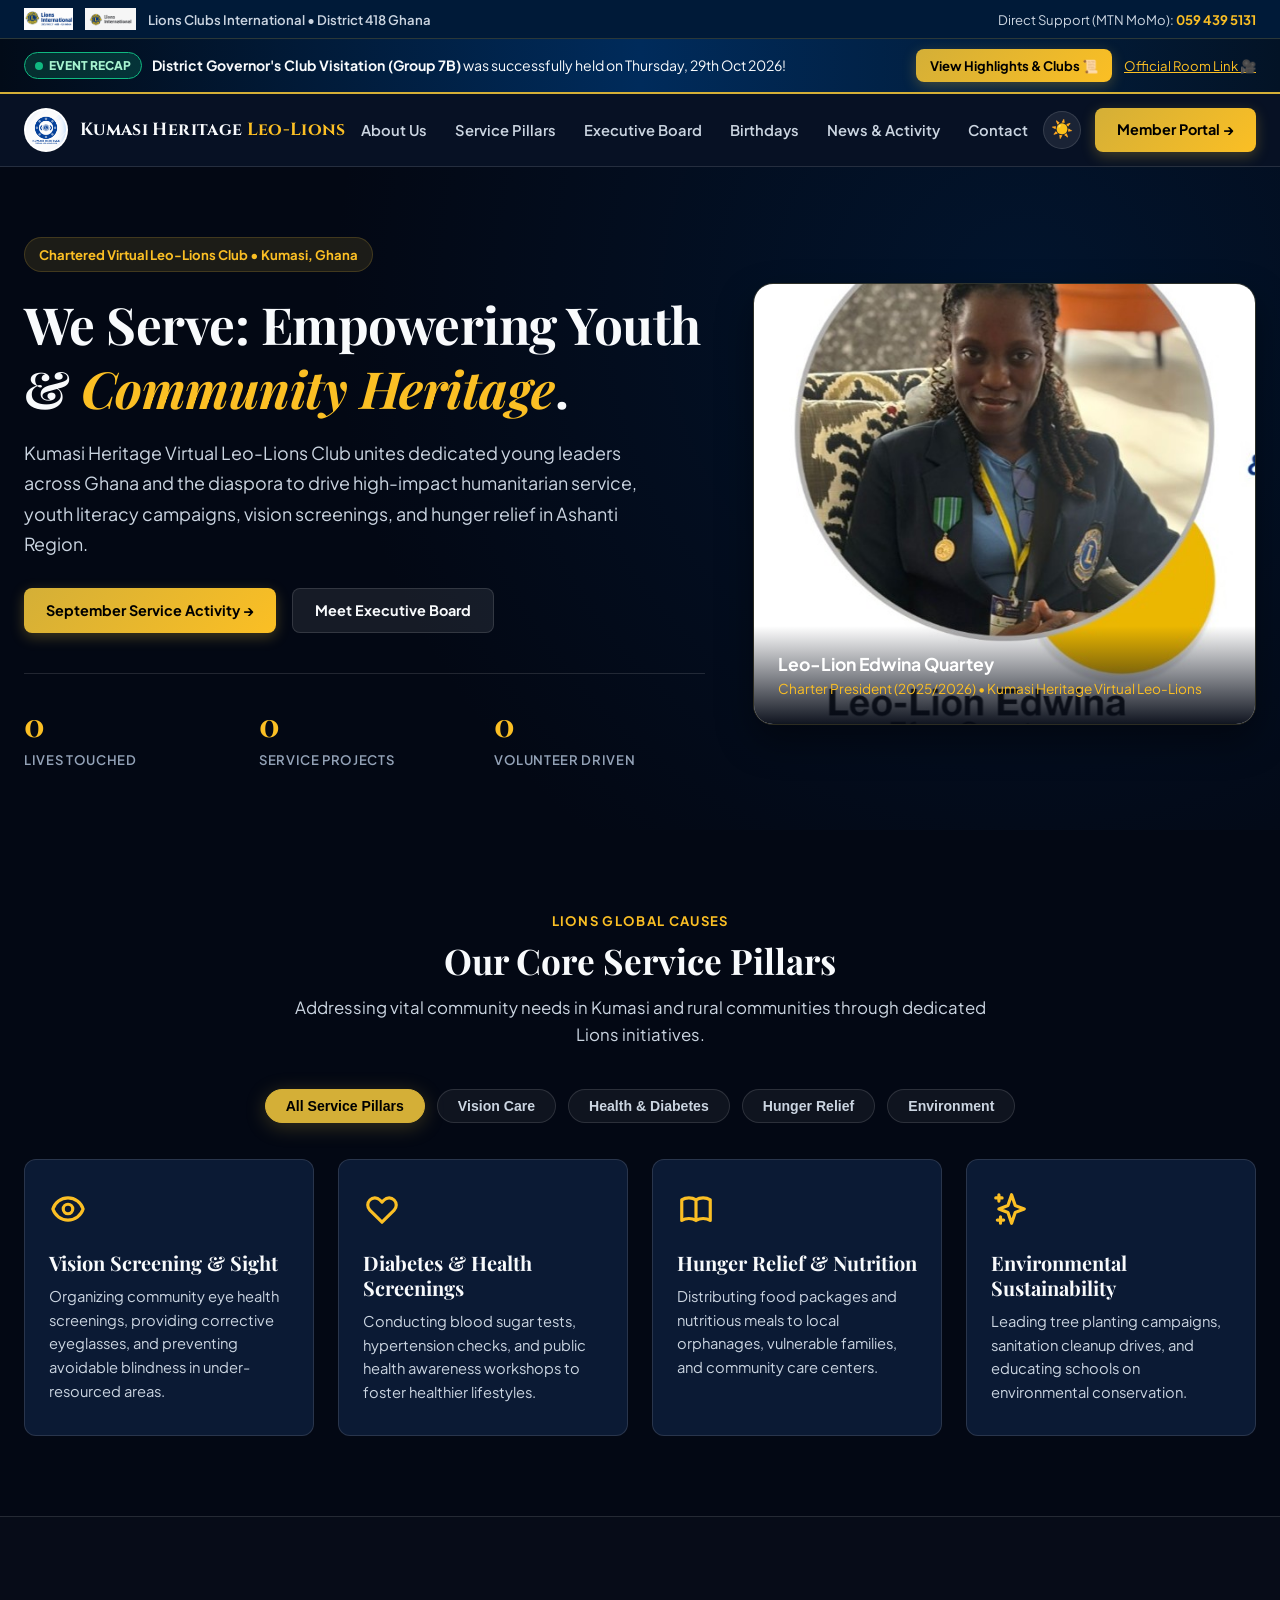
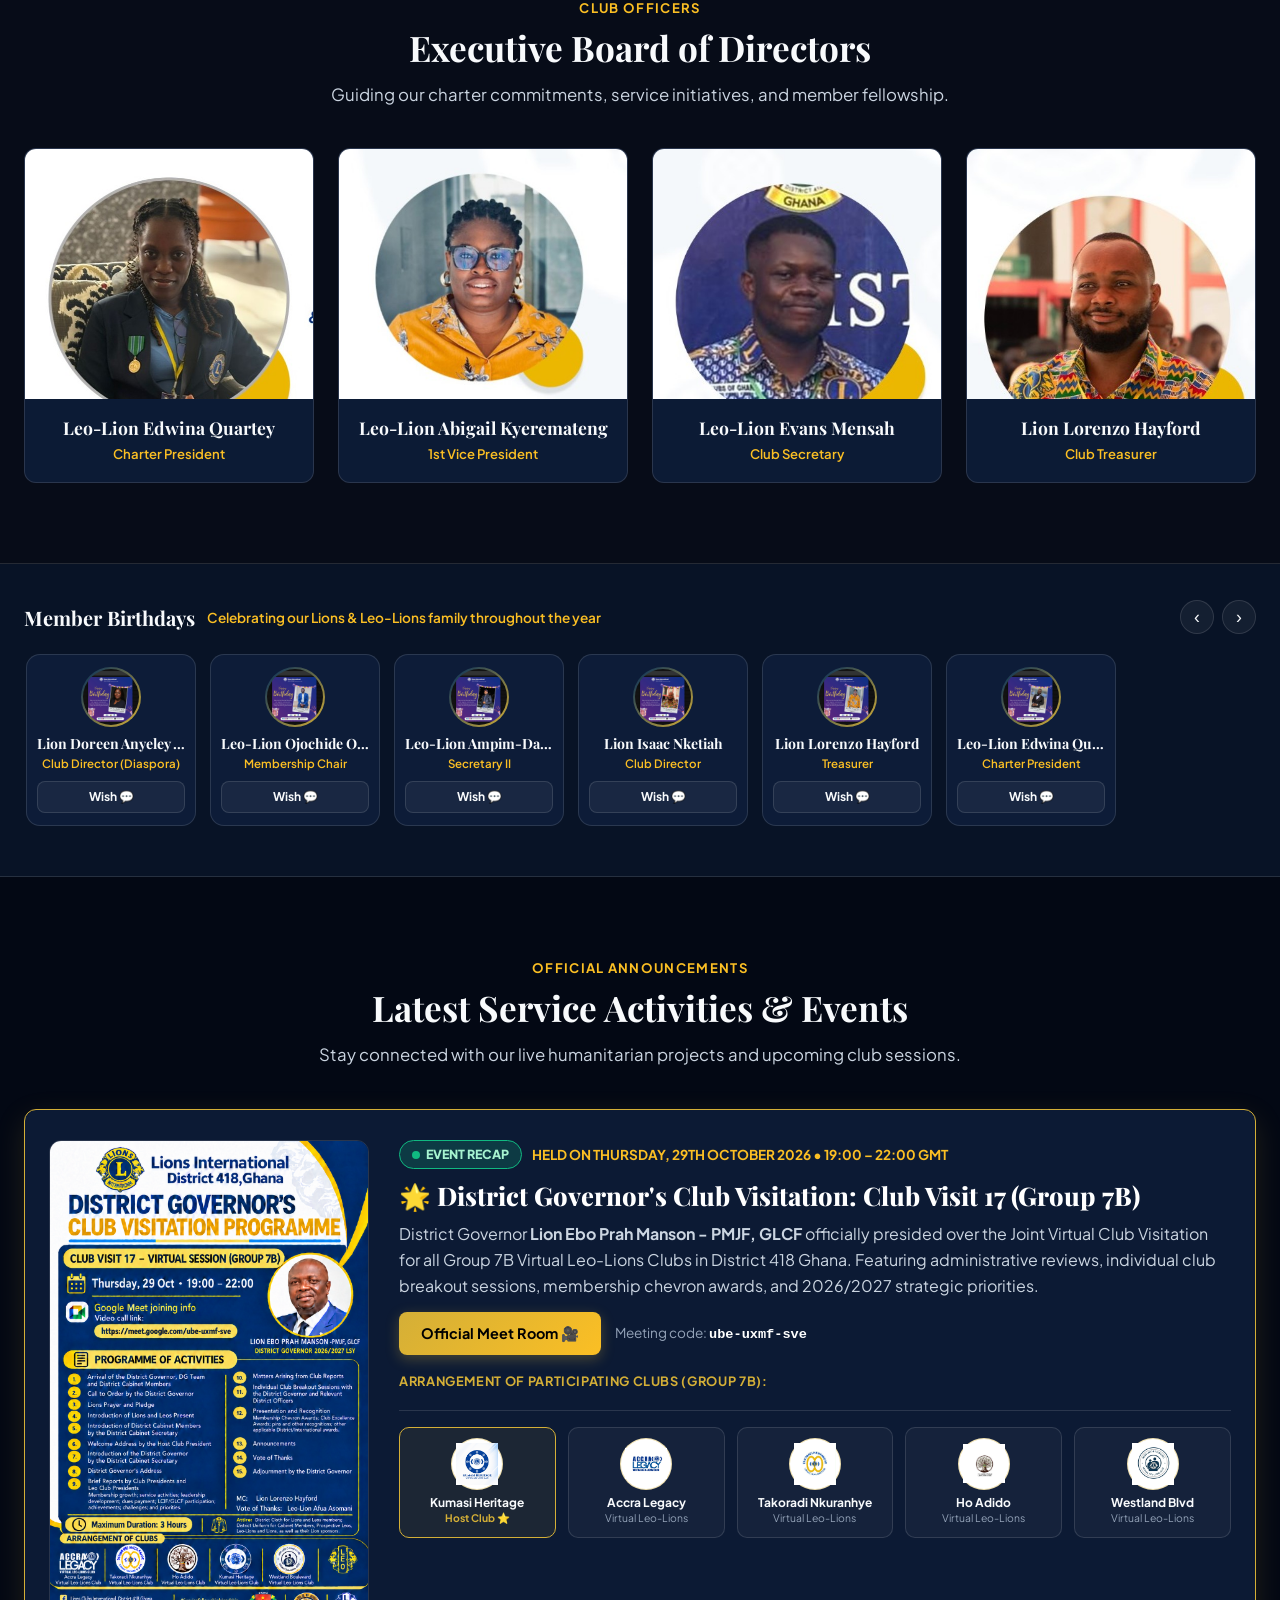
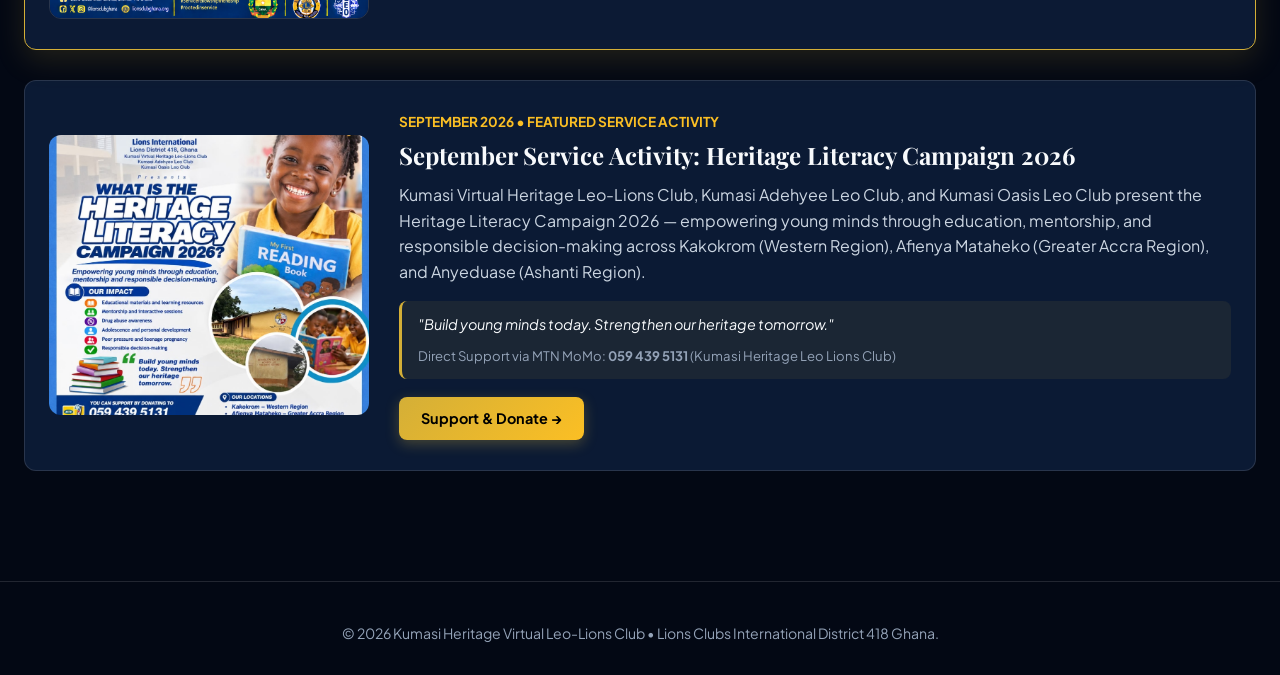
<file: v2/index.html>
<!DOCTYPE html>
<html lang="en">

<head>
    <meta charset="UTF-8">
    <meta name="viewport" content="width=device-width, initial-scale=1.0">
    <title>Kumasi Heritage Virtual Leo-Lions Club | Lions District 418 Ghana</title>

    <!-- SEO Meta Tags -->
    <meta name="description" content="Official website of Kumasi Heritage Virtual Leo-Lions Club — Lions Clubs International District 418 Ghana. Youth leadership, vision screenings, hunger relief, and community literacy campaigns.">
    <meta name="keywords" content="Kumasi Leo Club, Lions Clubs Ghana, District 418, Heritage Literacy Campaign 2026, NGO Ghana">

    <!-- Favicon -->
    <link rel="icon" type="image/png" href="../assets/favicon.png">

    <!-- Stylesheet -->
    <link rel="stylesheet" href="css/styles.css">
</head>

<body>

    <!-- Institutional Top Utility Banner -->
    <div class="v2-utility-bar">
        <div class="container utility-flex">
            <div class="utility-affiliation">
                <img src="../assets/district_logo.png" alt="District 418 Ghana Logo">
                <img src="../assets/lions_international_logo.png" alt="Lions Clubs International Emblem">
                <span>Lions Clubs International • District 418 Ghana</span>
            </div>
            <div class="utility-contact">
                <span>Direct Support (MTN MoMo): <strong class="utility-tag">059 439 5131</strong></span>
            </div>
        </div>
    </div>

    <!-- Event Highlights Top Bar -->
    <div class="v2-live-bar" id="v2-live-bar">
        <div class="container v2-live-flex">
            <div style="display: flex; align-items: center; gap: 10px; flex-wrap: wrap;">
                <span style="background: rgba(16, 185, 129, 0.2); border: 1px solid #10b981; color: #a7f3d0; padding: 3px 10px; border-radius: 9999px; font-size: 0.75rem; font-weight: 800; display: inline-flex; align-items: center; gap: 6px;">
                    <span class="v2-live-beacon" style="background-color: #10b981; box-shadow: 0 0 0 0 rgba(16, 185, 129, 0.7);"></span> EVENT RECAP
                </span>
                <span><strong>District Governor's Club Visitation (Group 7B)</strong> was successfully held on Thursday, 29th Oct 2026!</span>
            </div>
            <div style="display: flex; gap: 12px; align-items: center;">
                <a href="#updates" class="btn-v2 btn-gold" style="padding: 6px 14px; font-size: 0.82rem;">
                    View Highlights & Clubs 📜
                </a>
                <a href="https://meet.google.com/ube-uxmf-sve" target="_blank" rel="noopener noreferrer" style="color: var(--text-gold); font-size: 0.82rem; text-decoration: underline;">Official Room Link 🎥</a>
            </div>
        </div>
    </div>

    <!-- Navigation Bar V2 -->
    <nav class="v2-navbar">
        <div class="container nav-container">
            <a href="index.html" class="brand-logo-group">
                <img src="../assets/club_logo.png" alt="Kumasi Heritage Virtual Leo-Lions Emblem" class="brand-logo-img">
                <span class="brand-title">Kumasi Heritage <span>Leo-Lions</span></span>
            </a>

            <ul class="nav-links">
                <li><a href="#about" class="nav-link">About Us</a></li>
                <li><a href="#services" class="nav-link">Service Pillars</a></li>
                <li><a href="#leadership" class="nav-link">Executive Board</a></li>
                <li><a href="#birthdays" class="nav-link">Birthdays</a></li>
                <li><a href="#updates" class="nav-link">News & Activity</a></li>
                <li><a href="#contact" class="nav-link">Contact</a></li>
            </ul>

            <div class="nav-actions">
                <button id="theme-toggle-btn" class="theme-toggle-btn" aria-label="Toggle Dark/Light Mode">☀️</button>
                <a href="portal.html" class="btn-v2 btn-gold">Member Portal →</a>
            </div>
        </div>
    </nav>

    <!-- Main Content -->
    <main>
        <!-- Hero Section V2 (Authentic Humanitarian Split) -->
        <section id="about" class="hero-v2">
            <div class="container hero-grid">
                <div class="hero-content-wrap">
                    <div class="hero-badge-tag">
                        <span>Chartered Virtual Leo-Lions Club • Kumasi, Ghana</span>
                    </div>
                    <h1 class="hero-title-v2">
                        We Serve: Empowering Youth & <span>Community Heritage</span>.
                    </h1>
                    <p class="hero-description-v2">
                        Kumasi Heritage Virtual Leo-Lions Club unites dedicated young leaders across Ghana and the diaspora to drive high-impact humanitarian service, youth literacy campaigns, vision screenings, and hunger relief in Ashanti Region.
                    </p>

                    <div class="hero-actions-v2">
                        <a href="#updates" class="btn-v2 btn-gold">September Service Activity →</a>
                        <a href="#leadership" class="btn-v2 btn-glass">Meet Executive Board</a>
                    </div>

                    <!-- Hero Impact Numbers -->
                    <div class="hero-stats-ticker">
                        <div class="stat-ticker-card">
                            <div class="stat-number">500+</div>
                            <div class="stat-label">Lives Touched</div>
                        </div>
                        <div class="stat-ticker-card">
                            <div class="stat-number">12+</div>
                            <div class="stat-label">Service Projects</div>
                        </div>
                        <div class="stat-ticker-card">
                            <div class="stat-number">100%</div>
                            <div class="stat-label">Volunteer Driven</div>
                        </div>
                    </div>
                </div>

                <!-- Hero Photo Visual -->
                <div class="hero-visual-card">
                    <img src="../assets/board/president_edwina.jpg" alt="Charter President Edwina Quartey">
                    <div class="hero-card-overlay">
                        <div class="hcb-title">Leo-Lion Edwina Quartey</div>
                        <div class="hcb-sub">Charter President (2025/2026) • Kumasi Heritage Virtual Leo-Lions</div>
                    </div>
                </div>
            </div>
        </section>

        <!-- Service Pillars Section V2 (Clean Vector Icons) -->
        <section id="services" class="services-section-v2">
            <div class="container">
                <div class="section-header-v2">
                    <span class="section-tag">Lions Global Causes</span>
                    <h2 class="section-title-v2">Our Core Service Pillars</h2>
                    <p class="section-desc-v2">Addressing vital community needs in Kumasi and rural communities through dedicated Lions initiatives.</p>
                </div>

                <!-- Dynamic Filter Tabs -->
                <div class="v2-filter-tabs">
                    <button class="v2-filter-btn active" data-category="all">All Service Pillars</button>
                    <button class="v2-filter-btn" data-category="vision">Vision Care</button>
                    <button class="v2-filter-btn" data-category="health">Health & Diabetes</button>
                    <button class="v2-filter-btn" data-category="hunger">Hunger Relief</button>
                    <button class="v2-filter-btn" data-category="env">Environment</button>
                </div>

                <div class="services-grid-v2" id="v2-services-grid">
                    <div class="service-card-v2" data-category="vision">
                        <svg class="service-icon-svg" fill="none" stroke="currentColor" viewBox="0 0 24 24" xmlns="http://www.w3.org/2000/svg">
                            <path stroke-linecap="round" stroke-linejoin="round" stroke-width="2" d="M15 12a3 3 0 11-6 0 3 3 0 016 0z"></path>
                            <path stroke-linecap="round" stroke-linejoin="round" stroke-width="2" d="M2.458 12C3.732 7.943 7.523 5 12 5c4.478 0 8.268 2.943 9.542 7-1.274 4.057-5.064 7-9.542 7-4.477 0-8.268-2.943-9.542-7z"></path>
                        </svg>
                        <h3 class="service-title-v2">Vision Screening & Sight</h3>
                        <p class="service-desc-v2">Organizing community eye health screenings, providing corrective eyeglasses, and preventing avoidable blindness in under-resourced areas.</p>
                    </div>

                    <div class="service-card-v2" data-category="health">
                        <svg class="service-icon-svg" fill="none" stroke="currentColor" viewBox="0 0 24 24" xmlns="http://www.w3.org/2000/svg">
                            <path stroke-linecap="round" stroke-linejoin="round" stroke-width="2" d="M4.318 6.318a4.5 4.5 0 000 6.364L12 20.364l7.682-7.684a4.5 4.5 0 00-6.364-6.364L12 7.636l-1.318-1.318a4.5 4.5 0 00-6.364 0z"></path>
                        </svg>
                        <h3 class="service-title-v2">Diabetes & Health Screenings</h3>
                        <p class="service-desc-v2">Conducting blood sugar tests, hypertension checks, and public health awareness workshops to foster healthier lifestyles.</p>
                    </div>

                    <div class="service-card-v2" data-category="hunger">
                        <svg class="service-icon-svg" fill="none" stroke="currentColor" viewBox="0 0 24 24" xmlns="http://www.w3.org/2000/svg">
                            <path stroke-linecap="round" stroke-linejoin="round" stroke-width="2" d="M12 6.253v13m0-13C10.832 5.477 9.246 5 7.5 5S4.168 5.477 3 6.253v13C4.168 18.477 5.754 18 7.5 18s3.332.477 4.5 1.253m0-13C13.168 5.477 14.754 5 16.5 5c1.747 0 3.332.477 4.5 1.253v13C19.832 18.477 18.247 18 16.5 18c-1.746 0-3.332.477-4.5 1.253"></path>
                        </svg>
                        <h3 class="service-title-v2">Hunger Relief & Nutrition</h3>
                        <p class="service-desc-v2">Distributing food packages and nutritious meals to local orphanages, vulnerable families, and community care centers.</p>
                    </div>

                    <div class="service-card-v2" data-category="env">
                        <svg class="service-icon-svg" fill="none" stroke="currentColor" viewBox="0 0 24 24" xmlns="http://www.w3.org/2000/svg">
                            <path stroke-linecap="round" stroke-linejoin="round" stroke-width="2" d="M5 3v4M3 5h4M6 17v4m-2-2h4m5-16l2.286 6.857L21 12l-5.714 2.143L13 21l-2.286-6.857L5 12l5.714-2.143L13 3z"></path>
                        </svg>
                        <h3 class="service-title-v2">Environmental Sustainability</h3>
                        <p class="service-desc-v2">Leading tree planting campaigns, sanitation cleanup drives, and educating schools on environmental conservation.</p>
                    </div>
                </div>
            </div>
        </section>

        <!-- Executive Board Showcase V2 -->
        <section id="leadership" class="board-section-v2">
            <div class="container">
                <div class="section-header-v2">
                    <span class="section-tag">Club Officers</span>
                    <h2 class="section-title-v2">Executive Board of Directors</h2>
                    <p class="section-desc-v2">Guiding our charter commitments, service initiatives, and member fellowship.</p>
                </div>

                <div class="board-grid-v2">
                    <div class="board-card-v2">
                        <div class="board-img-wrap-v2">
                            <img src="../assets/board/president_edwina.jpg" alt="Leo-Lion Edwina Quartey">
                        </div>
                        <div class="board-info-v2">
                            <h4 class="board-name-v2">Leo-Lion Edwina Quartey</h4>
                            <p class="board-role-v2">Charter President</p>
                        </div>
                    </div>

                    <div class="board-card-v2">
                        <div class="board-img-wrap-v2">
                            <img src="../assets/board/vp_abigail.jpg" alt="Leo-Lion Abigail Kyeremateng">
                        </div>
                        <div class="board-info-v2">
                            <h4 class="board-name-v2">Leo-Lion Abigail Kyeremateng</h4>
                            <p class="board-role-v2">1st Vice President</p>
                        </div>
                    </div>

                    <div class="board-card-v2">
                        <div class="board-img-wrap-v2">
                            <img src="../assets/board/secretary_evans.jpg" alt="Leo-Lion Evans Mensah">
                        </div>
                        <div class="board-info-v2">
                            <h4 class="board-name-v2">Leo-Lion Evans Mensah</h4>
                            <p class="board-role-v2">Club Secretary</p>
                        </div>
                    </div>

                    <div class="board-card-v2">
                        <div class="board-img-wrap-v2">
                            <img src="../assets/board/treasurer_lorenzo.jpg" alt="Lion Lorenzo Hayford">
                        </div>
                        <div class="board-info-v2">
                            <h4 class="board-name-v2">Lion Lorenzo Hayford</h4>
                            <p class="board-role-v2">Club Treasurer</p>
                        </div>
                    </div>
                </div>
            </div>
        </section>

        <!-- Compact Member Birthday Strip -->
        <section id="birthdays" class="bday-section-compact">
            <div class="container">
                <div class="bday-header-compact">
                    <div class="bday-header-title">
                        <h3>Member Birthdays</h3>
                        <span>Celebrating our Lions & Leo-Lions family throughout the year</span>
                    </div>
                    <div class="bday-nav-btns">
                        <button id="bday-v2-prev" class="bday-nav-btn" aria-label="Scroll left">‹</button>
                        <button id="bday-v2-next" class="bday-nav-btn" aria-label="Scroll right">›</button>
                    </div>
                </div>

                <div class="birthday-strip-container" id="bday-v2-track">
                    <div class="birthday-mini-card">
                        <div class="bday-avatar-mini">
                            <img src="../assets/birthdays/doreen_anyeley_afful.png" alt="Lion Doreen Anyeley Afful">
                        </div>
                        <h4 class="bday-mini-name">Lion Doreen Anyeley Afful</h4>
                        <p class="bday-mini-role">Club Director (Diaspora)</p>
                        <a href="https://wa.me/?text=Happy%20Birthday%20Lion%20Doreen%20Anyeley%20Afful!" target="_blank" rel="noopener noreferrer" class="bday-mini-btn">
                            Wish 💬
                        </a>
                    </div>

                    <div class="birthday-mini-card">
                        <div class="bday-avatar-mini">
                            <img src="../assets/birthdays/ojochide_okolie.png" alt="Leo-Lion Ojochide Okolie">
                        </div>
                        <h4 class="bday-mini-name">Leo-Lion Ojochide Okolie</h4>
                        <p class="bday-mini-role">Membership Chair</p>
                        <a href="https://wa.me/?text=Happy%20Birthday%20Leo-Lion%20Ojochide%20Okolie!" target="_blank" rel="noopener noreferrer" class="bday-mini-btn">
                            Wish 💬
                        </a>
                    </div>

                    <div class="birthday-mini-card">
                        <div class="bday-avatar-mini">
                            <img src="../assets/birthdays/ampim_darko.png" alt="Leo-Lion Ampim-Darko">
                        </div>
                        <h4 class="bday-mini-name">Leo-Lion Ampim-Darko</h4>
                        <p class="bday-mini-role">Secretary II</p>
                        <a href="https://wa.me/?text=Happy%20Birthday%20Leo-Lion%20Ampim-Darko!" target="_blank" rel="noopener noreferrer" class="bday-mini-btn">
                            Wish 💬
                        </a>
                    </div>

                    <div class="birthday-mini-card">
                        <div class="bday-avatar-mini">
                            <img src="../assets/birthdays/isaac_nketiah.png" alt="Lion Isaac Nketiah">
                        </div>
                        <h4 class="bday-mini-name">Lion Isaac Nketiah</h4>
                        <p class="bday-mini-role">Club Director</p>
                        <a href="https://wa.me/?text=Happy%20Birthday%20Lion%20Isaac%20Nketiah!" target="_blank" rel="noopener noreferrer" class="bday-mini-btn">
                            Wish 💬
                        </a>
                    </div>

                    <div class="birthday-mini-card">
                        <div class="bday-avatar-mini">
                            <img src="../assets/birthdays/lorenzo_hayford.png" alt="Lion Lorenzo Hayford">
                        </div>
                        <h4 class="bday-mini-name">Lion Lorenzo Hayford</h4>
                        <p class="bday-mini-role">Treasurer</p>
                        <a href="https://wa.me/?text=Happy%20Birthday%20Lion%20Lorenzo%20Hayford!" target="_blank" rel="noopener noreferrer" class="bday-mini-btn">
                            Wish 💬
                        </a>
                    </div>

                    <div class="birthday-mini-card">
                        <div class="bday-avatar-mini">
                            <img src="../assets/birthdays/edwina_quartey.png" alt="Leo-Lion Edwina Quartey">
                        </div>
                        <h4 class="bday-mini-name">Leo-Lion Edwina Quartey</h4>
                        <p class="bday-mini-role">Charter President</p>
                        <a href="https://wa.me/?text=Happy%20Birthday%20President%20Edwina%20Quartey!" target="_blank" rel="noopener noreferrer" class="bday-mini-btn">
                            Wish 💬
                        </a>
                    </div>
                </div>
            </div>
        </section>

        <!-- Latest News & Service Updates Section -->
        <section id="updates" class="services-section-v2">
            <div class="container">
                <div class="section-header-v2">
                    <span class="section-tag">Official Announcements</span>
                    <h2 class="section-title-v2">Latest Service Activities & Events</h2>
                    <p class="section-desc-v2">Stay connected with our live humanitarian projects and upcoming club sessions.</p>
                </div>

                <div id="updates-feed-container">
                    <!-- Live Event: District Governor Visitation Programme (Group 7B) -->
                    <div class="service-card-v2" style="margin-bottom: 30px; border: 1.5px solid var(--lions-gold); box-shadow: 0 10px 30px rgba(212, 175, 55, 0.15);">
                        <div style="display: grid; grid-template-columns: 320px 1fr; gap: 30px; align-items: start;">
                            <img src="../assets/events/district_governor_visitation_2026.png" alt="District Governor's Club Visitation Programme Group 7B Official Flyer" style="width: 100%; height: auto; object-fit: contain; border-radius: var(--radius-md); border: 1px solid var(--border-glass);">
                            <div>
                                <div style="display: flex; gap: 10px; align-items: center; margin-bottom: 10px; flex-wrap: wrap;">
                                    <span style="background: rgba(16, 185, 129, 0.2); border: 1px solid #10b981; color: #a7f3d0; padding: 4px 12px; border-radius: 9999px; font-size: 0.78rem; font-weight: 800; display: inline-flex; align-items: center; gap: 6px;">
                                        <span class="v2-live-beacon" style="background-color: #10b981; box-shadow: 0 0 0 0 rgba(16, 185, 129, 0.7);"></span> EVENT RECAP
                                    </span>
                                    <span style="color: var(--text-gold); font-weight: 700; font-size: 0.85rem; text-transform: uppercase;">
                                        Held on Thursday, 29th October 2026 • 19:00 – 22:00 GMT
                                    </span>
                                </div>
                                <h3 style="font-size: 1.6rem; margin-bottom: 10px; color: #ffffff; font-weight: 800;">
                                    🌟 District Governor's Club Visitation: Club Visit 17 (Group 7B)
                                </h3>
                                <p style="color: var(--text-secondary); margin-bottom: 14px; line-height: 1.6;">
                                    District Governor <strong>Lion Ebo Prah Manson - PMJF, GLCF</strong> officially presided over the Joint Virtual Club Visitation for all Group 7B Virtual Leo-Lions Clubs in District 418 Ghana. Featuring administrative reviews, individual club breakout sessions, membership chevron awards, and 2026/2027 strategic priorities.
                                </p>

                                <div style="display: flex; gap: 14px; align-items: center; flex-wrap: wrap; margin-bottom: 16px;">
                                    <a href="https://meet.google.com/ube-uxmf-sve" target="_blank" rel="noopener noreferrer" class="btn-v2 btn-gold">
                                        Official Meet Room 🎥
                                    </a>
                                    <span style="font-size: 0.85rem; color: var(--text-muted);">
                                        Meeting code: <strong style="color: #ffffff; font-family: monospace;">ube-uxmf-sve</strong>
                                    </span>
                                </div>

                                <!-- Participating Clubs Strip (Group 7B) -->
                                <div>
                                    <span style="font-size: 0.8rem; font-weight: 700; color: var(--lions-gold); text-transform: uppercase; letter-spacing: 0.05em; display: block; margin-bottom: 8px;">
                                        Arrangement of Participating Clubs (Group 7B):
                                    </span>
                                    <div class="v2-clubs-strip">
                                        <div class="v2-club-badge host">
                                            <div class="v2-club-badge-logo">
                                                <img src="../assets/clubs/kumasi_heritage.png" alt="Kumasi Heritage Virtual Leo-Lions Club Logo">
                                            </div>
                                            <span class="v2-club-badge-name">Kumasi Heritage</span>
                                            <span style="font-size: 0.65rem; color: var(--lions-gold); font-weight: 700;">Host Club ⭐</span>
                                        </div>
                                        <div class="v2-club-badge">
                                            <div class="v2-club-badge-logo">
                                                <img src="../assets/clubs/accra_legacy_virtual.jpg" alt="Accra Legacy Virtual Leo-Lions Club Logo">
                                            </div>
                                            <span class="v2-club-badge-name">Accra Legacy</span>
                                            <span style="font-size: 0.65rem; color: var(--text-muted);">Virtual Leo-Lions</span>
                                        </div>
                                        <div class="v2-club-badge">
                                            <div class="v2-club-badge-logo">
                                                <img src="../assets/clubs/takoradi_nkuranhye.jpg" alt="Takoradi Nkuranhye Virtual Leo-Lions Club Logo">
                                            </div>
                                            <span class="v2-club-badge-name">Takoradi Nkuranhye</span>
                                            <span style="font-size: 0.65rem; color: var(--text-muted);">Virtual Leo-Lions</span>
                                        </div>
                                        <div class="v2-club-badge">
                                            <div class="v2-club-badge-logo">
                                                <img src="../assets/clubs/ho_adido.jpg" alt="Ho Adido Virtual Leo-Lions Club Logo">
                                            </div>
                                            <span class="v2-club-badge-name">Ho Adido</span>
                                            <span style="font-size: 0.65rem; color: var(--text-muted);">Virtual Leo-Lions</span>
                                        </div>
                                        <div class="v2-club-badge">
                                            <div class="v2-club-badge-logo">
                                                <img src="../assets/clubs/westland_boulevard.jpg" alt="Westland Boulevard Virtual Leo-Lions Club Logo">
                                            </div>
                                            <span class="v2-club-badge-name">Westland Blvd</span>
                                            <span style="font-size: 0.65rem; color: var(--text-muted);">Virtual Leo-Lions</span>
                                        </div>
                                    </div>
                                </div>
                            </div>
                        </div>
                    </div>

                    <div class="service-card-v2" style="margin-bottom: 30px;">
                        <div style="display: grid; grid-template-columns: 320px 1fr; gap: 30px; align-items: center;">
                            <img src="../assets/events/heritage_literacy_campaign_2026.jpg" alt="Heritage Literacy Campaign 2026 Flyer" style="width: 100%; height: 280px; object-fit: cover; border-radius: var(--radius-md);">

                            <div>
                                <span style="color: var(--text-gold); font-weight: 700; font-size: 0.85rem; text-transform: uppercase; display: block; margin-bottom: 8px;">
                                    September 2026 • Featured Service Activity
                                </span>
                                <h3 style="font-size: 1.5rem; margin-bottom: 12px;">
                                    September Service Activity: Heritage Literacy Campaign 2026
                                </h3>
                                <p style="color: var(--text-secondary); margin-bottom: 16px; line-height: 1.6;">
                                    Kumasi Virtual Heritage Leo-Lions Club, Kumasi Adehyee Leo Club, and Kumasi Oasis Leo Club present the Heritage Literacy Campaign 2026 — empowering young minds through education, mentorship, and responsible decision-making across Kakokrom (Western Region), Afienya Mataheko (Greater Accra Region), and Anyeduase (Ashanti Region).
                                </p>
                                <div style="background: rgba(212, 175, 55, 0.08); padding: 12px 16px; border-radius: 8px; border-left: 3px solid var(--lions-gold); margin-bottom: 18px;">
                                    <p style="font-style: italic; margin: 0 0 6px 0; font-size: 0.9rem;">"Build young minds today. Strengthen our heritage tomorrow."</p>
                                    <span style="font-size: 0.82rem; color: var(--text-muted);">Direct Support via MTN MoMo: <strong>059 439 5131</strong> (Kumasi Heritage Leo Lions Club)</span>
                                </div>
                                <a href="#contact" class="btn-v2 btn-gold">Support & Donate →</a>
                            </div>
                        </div>
                    </div>
                </div>
            </div>
        </section>
    </main>

    <!-- Footer V2 -->
    <footer style="background: var(--navy-950); padding: 40px 0 30px; border-top: 1px solid var(--border-glass); text-align: center;">
        <div class="container">
            <p style="color: var(--text-muted); font-size: 0.88rem;">&copy; 2026 Kumasi Heritage Virtual Leo-Lions Club • Lions Clubs International District 418 Ghana.</p>
        </div>
    </footer>

    <!-- Toast Notification System -->
    <div id="v2-toast-container" class="v2-toast-container"></div>

    <!-- JS Scripts -->
    <script src="js/app.js"></script>
</body>

</html>
</file>
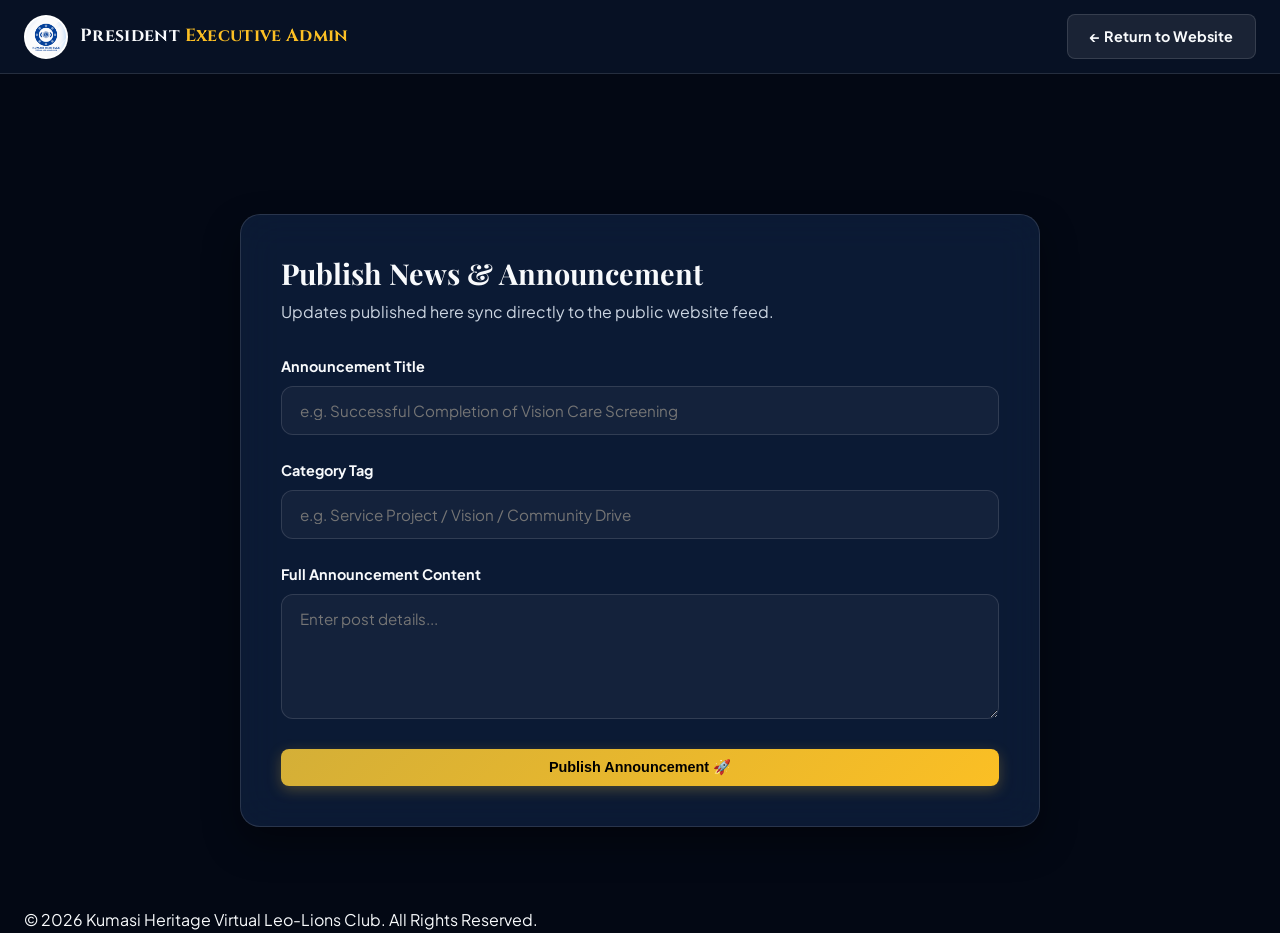
<file: v2/admin.html>
<!DOCTYPE html>
<html lang="en">

<head>
    <meta charset="UTF-8">
    <meta name="viewport" content="width=device-width, initial-scale=1.0">
    <title>Kumasi Heritage Virtual Leo-Lions Club - President Dashboard (V2)</title>

    <!-- SEO Meta Tags -->
    <meta name="description" content="President administration dashboard for Kumasi Heritage Virtual Leo-Lions Club executive announcements.">
    <meta name="robots" content="noindex, follow">
    <link rel="canonical" href="https://kumasiheritageleolions.org/admin.html">

    <!-- Open Graph -->
    <meta property="og:type" content="website">
    <meta property="og:url" content="https://kumasiheritageleolions.org/admin.html">
    <meta property="og:title" content="President Dashboard - Kumasi Heritage Virtual Leo-Lions Club">
    <meta property="og:description" content="President executive publisher dashboard.">
    <meta property="og:image" content="https://kumasiheritageleolions.org/assets/club_logo.png">

    <!-- Favicon -->
    <link rel="icon" type="image/png" href="../assets/favicon.png">

    <!-- Stylesheet -->
    <link rel="stylesheet" href="css/styles.css">
    <style>
        .admin-wrapper-v2 {
            padding: 140px 0 80px;
            max-width: 800px;
        }

        .admin-card-v2 {
            background: var(--bg-card);
            border: 1px solid var(--border-glass);
            border-radius: var(--radius-lg);
            padding: 40px;
            backdrop-filter: blur(20px);
            box-shadow: var(--shadow-card);
        }

        .form-group-v2 {
            margin-bottom: 24px;
        }

        .form-label-v2 {
            display: block;
            font-size: 0.9rem;
            font-weight: 700;
            color: var(--text-primary);
            margin-bottom: 8px;
        }

        .form-input-v2, .form-textarea-v2 {
            width: 100%;
            padding: 14px 18px;
            background: rgba(255, 255, 255, 0.04);
            border: 1px solid var(--border-glass);
            border-radius: var(--radius-md);
            color: var(--text-primary);
            font-family: var(--font-body);
            font-size: 0.95rem;
            transition: var(--transition-fast);
        }

        .form-input-v2:focus, .form-textarea-v2:focus {
            outline: none;
            border-color: var(--gold-500);
            background: rgba(245, 158, 11, 0.05);
        }
    </style>
</head>

<body>

    <!-- Ambient Glowing Background Meshes -->
    <div class="ambient-glow-wrapper">
        <div class="glow-orb glow-orb-1"></div>
        <div class="glow-orb glow-orb-2"></div>
    </div>

    <!-- Navigation Bar -->
    <nav class="v2-navbar scrolled">
        <div class="container nav-container">
            <a href="index.html" class="brand-logo-group">
                <img src="../assets/club_logo.png" alt="Kumasi Heritage Logo" class="brand-logo-img">
                <span class="brand-title">President <span>Executive Admin</span></span>
            </a>
            <div class="nav-actions">
                <a href="index.html" class="btn-v2 btn-glass">← Return to Website</a>
            </div>
        </div>
    </nav>

    <!-- Main Content -->
    <main class="container admin-wrapper-v2">
        <div class="admin-card-v2">
            <h1 style="font-size: 1.8rem; margin-bottom: 8px;">Publish News & Announcement</h1>
            <p style="color: var(--text-secondary); margin-bottom: 30px;">Updates published here sync directly to the public website feed.</p>

            <form id="admin-post-form">
                <div class="form-group-v2">
                    <label class="form-label-v2">Announcement Title</label>
                    <input type="text" class="form-input-v2" placeholder="e.g. Successful Completion of Vision Care Screening" required>
                </div>

                <div class="form-group-v2">
                    <label class="form-label-v2">Category Tag</label>
                    <input type="text" class="form-input-v2" placeholder="e.g. Service Project / Vision / Community Drive">
                </div>

                <div class="form-group-v2">
                    <label class="form-label-v2">Full Announcement Content</label>
                    <textarea class="form-textarea-v2" rows="5" placeholder="Enter post details..." required></textarea>
                </div>

                <button type="submit" class="btn-v2 btn-gold" style="width: 100%;">Publish Announcement 🚀</button>
            </form>
        </div>
    </main>

    <!-- Footer V2 -->
    <footer class="footer-v2">
        <div class="container">
            <div class="footer-bottom-v2">
                <p>&copy; 2026 Kumasi Heritage Virtual Leo-Lions Club. All Rights Reserved.</p>
            </div>
        </div>
    </footer>

</body>

</html>
</file>
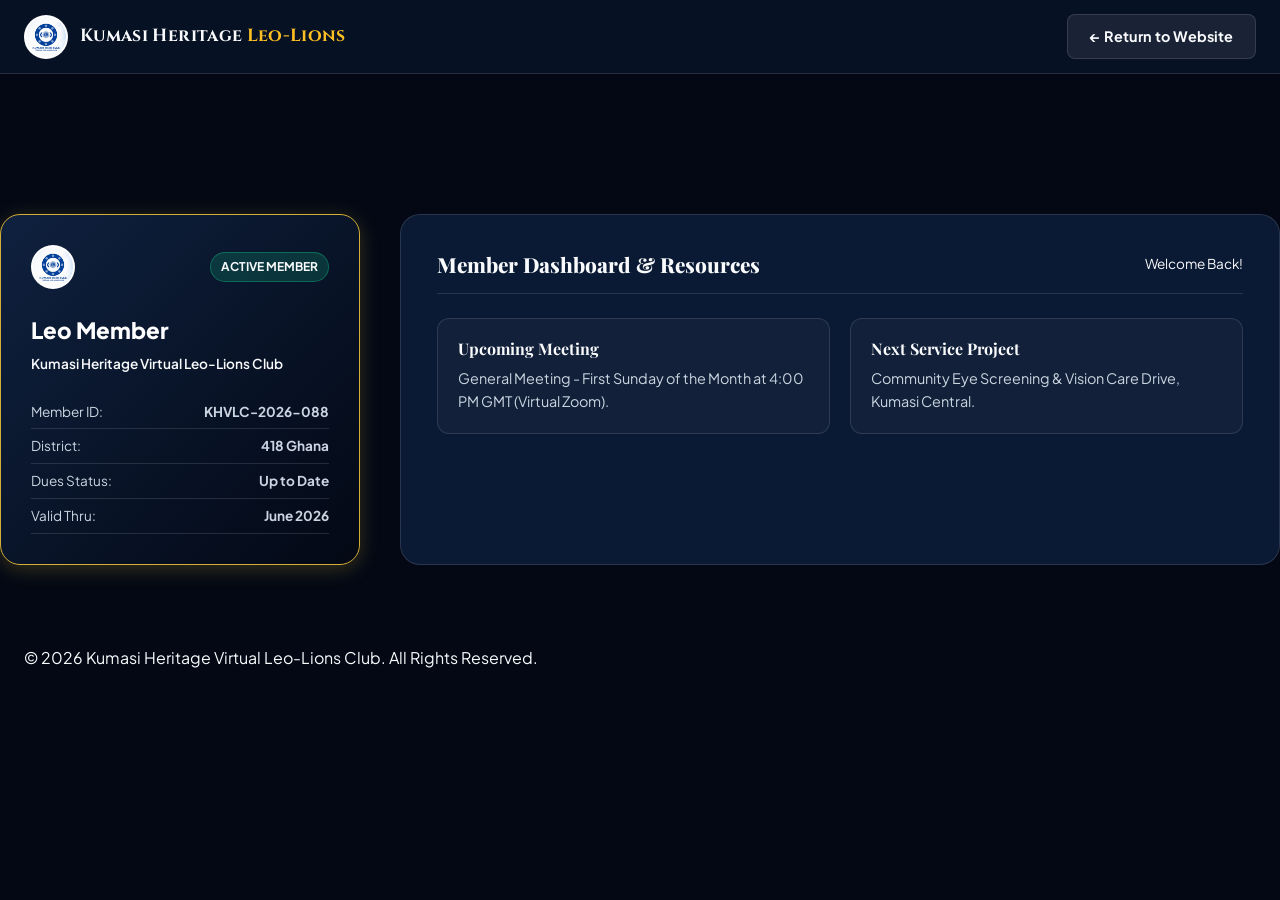
<file: v2/portal.html>
<!DOCTYPE html>
<html lang="en">

<head>
    <meta charset="UTF-8">
    <meta name="viewport" content="width=device-width, initial-scale=1.0">
    <title>Kumasi Heritage Virtual Leo-Lions Club - Member Portal (V2)</title>

    <!-- SEO Meta Tags -->
    <meta name="description" content="Member portal for Kumasi Heritage Virtual Leo-Lions Club members to access digital ID cards, dues, meeting minutes, and service event schedules.">
    <meta name="robots" content="index, follow">
    <link rel="canonical" href="https://kumasiheritageleolions.org/portal.html">

    <!-- Open Graph -->
    <meta property="og:type" content="website">
    <meta property="og:url" content="https://kumasiheritageleolions.org/portal.html">
    <meta property="og:title" content="Member Portal - Kumasi Heritage Virtual Leo-Lions Club">
    <meta property="og:description" content="Access digital membership cards, project schedules, and dues status.">
    <meta property="og:image" content="https://kumasiheritageleolions.org/assets/club_logo.png">

    <!-- Favicon -->
    <link rel="icon" type="image/png" href="../assets/favicon.png">

    <!-- Stylesheet -->
    <link rel="stylesheet" href="css/styles.css">
    <style>
        .portal-wrapper-v2 {
            padding: 140px 0 80px;
        }

        .portal-grid-v2 {
            display: grid;
            grid-template-columns: 360px 1fr;
            gap: 40px;
        }

        .digital-id-card {
            background: linear-gradient(135deg, var(--navy-800) 0%, var(--navy-950) 100%);
            border: 1px solid var(--border-highlight);
            border-radius: var(--radius-lg);
            padding: 30px;
            box-shadow: var(--shadow-gold-glow);
            position: relative;
            overflow: hidden;
        }

        .id-header {
            display: flex;
            align-items: center;
            justify-content: space-between;
            margin-bottom: 24px;
        }

        .id-logo {
            width: 44px;
            height: 44px;
            object-fit: contain;
            border-radius: 50%;
            background: #fff;
            padding: 2px;
        }

        .id-status-badge {
            font-size: 0.75rem;
            font-weight: 700;
            text-transform: uppercase;
            padding: 4px 10px;
            border-radius: var(--radius-full);
            background: rgba(16, 185, 129, 0.2);
            color: var(--emerald-500);
            border: 1px solid rgba(16, 185, 129, 0.4);
        }

        .id-member-name {
            font-size: 1.4rem;
            font-weight: 800;
            color: #fff;
            margin-bottom: 4px;
        }

        .id-member-role {
            font-size: 0.85rem;
            color: var(--gold-400);
            font-weight: 600;
            margin-bottom: 20px;
        }

        .id-details-list {
            list-style: none;
            font-size: 0.85rem;
            color: var(--text-secondary);
        }

        .id-details-list li {
            display: flex;
            justify-content: space-between;
            padding: 6px 0;
            border-bottom: 1px solid var(--border-glass);
        }

        .portal-panel-v2 {
            background: var(--bg-card);
            border: 1px solid var(--border-glass);
            border-radius: var(--radius-lg);
            padding: 36px;
            backdrop-filter: blur(16px);
        }

        .panel-header-v2 {
            display: flex;
            align-items: center;
            justify-content: space-between;
            margin-bottom: 24px;
            padding-bottom: 16px;
            border-bottom: 1px solid var(--border-glass);
        }

        .panel-title-v2 {
            font-size: 1.3rem;
            font-weight: 800;
        }

        @media (max-width: 900px) {
            .portal-grid-v2 {
                grid-template-columns: 1fr;
            }
        }
    </style>
</head>

<body>

    <!-- Ambient Glowing Background Meshes -->
    <div class="ambient-glow-wrapper">
        <div class="glow-orb glow-orb-1"></div>
        <div class="glow-orb glow-orb-2"></div>
    </div>

    <!-- Navigation Bar -->
    <nav class="v2-navbar scrolled">
        <div class="container nav-container">
            <a href="index.html" class="brand-logo-group">
                <img src="../assets/club_logo.png" alt="Kumasi Heritage Logo" class="brand-logo-img">
                <span class="brand-title">Kumasi Heritage <span>Leo-Lions</span></span>
            </a>
            <div class="nav-actions">
                <a href="index.html" class="btn-v2 btn-glass">← Return to Website</a>
            </div>
        </div>
    </nav>

    <!-- Main Content -->
    <main class="portal-wrapper-v2 container">
        <div class="portal-grid-v2">
            <!-- Digital Membership Card -->
            <div class="digital-id-card">
                <div class="id-header">
                    <img src="../assets/club_logo.png" alt="Club Logo" class="id-logo">
                    <span class="id-status-badge">Active Member</span>
                </div>
                <div class="id-member-name">Leo Member</div>
                <div class="id-member-role">Kumasi Heritage Virtual Leo-Lions Club</div>

                <ul class="id-details-list">
                    <li><span>Member ID:</span> <strong>KHVLC-2026-088</strong></li>
                    <li><span>District:</span> <strong>418 Ghana</strong></li>
                    <li><span>Dues Status:</span> <strong style="color: var(--emerald-500);">Up to Date</strong></li>
                    <li><span>Valid Thru:</span> <strong>June 2026</strong></li>
                </ul>
            </div>

            <!-- Portal Dashboard Area -->
            <div class="portal-panel-v2">
                <div class="panel-header-v2">
                    <h1 class="panel-title-v2">Member Dashboard & Resources</h1>
                    <span style="font-size: 0.85rem; color: var(--gold-400);">Welcome Back!</span>
                </div>

                <div style="display: grid; grid-template-columns: repeat(2, 1fr); gap: 20px;">
                    <div style="background: rgba(255,255,255,0.03); padding: 20px; border-radius: var(--radius-md); border: 1px solid var(--border-glass);">
                        <h3 style="font-size: 1rem; color: var(--gold-400); margin-bottom: 8px;">Upcoming Meeting</h3>
                        <p style="font-size: 0.9rem; color: var(--text-secondary);">General Meeting - First Sunday of the Month at 4:00 PM GMT (Virtual Zoom).</p>
                    </div>

                    <div style="background: rgba(255,255,255,0.03); padding: 20px; border-radius: var(--radius-md); border: 1px solid var(--border-glass);">
                        <h3 style="font-size: 1rem; color: var(--gold-400); margin-bottom: 8px;">Next Service Project</h3>
                        <p style="font-size: 0.9rem; color: var(--text-secondary);">Community Eye Screening & Vision Care Drive, Kumasi Central.</p>
                    </div>
                </div>
            </div>
        </div>
    </main>

    <!-- Footer V2 -->
    <footer class="footer-v2">
        <div class="container">
            <div class="footer-bottom-v2">
                <p>&copy; 2026 Kumasi Heritage Virtual Leo-Lions Club. All Rights Reserved.</p>
            </div>
        </div>
    </footer>

</body>

</html>
</file>
<file: v2/css/styles.css>
/* 
   ==========================================================================
   Kumasi Heritage Virtual Leo-Lions Club - Version 2 (V2) Design System
   Architecture: Authentic Humanitarian NGO Design (Lions District 418 Ghana)
   ==========================================================================
*/

@import url('https://fonts.googleapis.com/css2?family=Cinzel:wght@600;700;800&family=Playfair+Display:ital,wght@0,600;0,700;1,400&family=Plus+Jakarta+Sans:wght@400;500;600;700;800&display=swap');

:root {
    /* Authentic Lions International NGO Palette */
    --lions-navy: #002b5b;
    --lions-navy-dark: #001a38;
    --lions-gold: #d4af37;
    --lions-gold-bright: #fbbf24;
    --lions-gold-dark: #b38f1e;
    
    --navy-950: #030814;
    --navy-900: #081326;
    --navy-800: #0f213f;
    --navy-700: #173059;

    /* Theme Variables - Default Authentic Warm Dark */
    --bg-main: var(--navy-950);
    --bg-surface: var(--navy-900);
    --bg-card: rgba(15, 33, 63, 0.75);
    --bg-card-hover: rgba(23, 48, 89, 0.85);
    --bg-glass: rgba(8, 19, 38, 0.92);

    --border-subtle: rgba(212, 175, 55, 0.2);
    --border-glass: rgba(255, 255, 255, 0.12);
    --border-highlight: var(--lions-gold);

    --text-primary: #f8fafc;
    --text-secondary: #cbd5e1;
    --text-muted: #94a3b8;
    --text-gold: var(--lions-gold-bright);

    --font-heading: 'Playfair Display', Georgia, serif;
    --font-brand: 'Cinzel', serif;
    --font-body: 'Plus Jakarta Sans', -apple-system, sans-serif;

    --shadow-glass: 0 10px 30px rgba(0, 0, 0, 0.35);
    --shadow-gold-glow: 0 4px 20px rgba(212, 175, 55, 0.25);
    --shadow-card: 0 16px 36px rgba(0, 0, 0, 0.4);

    --radius-sm: 6px;
    --radius-md: 12px;
    --radius-lg: 20px;
    --radius-full: 9999px;

    --transition-fast: 0.2s cubic-bezier(0.4, 0, 0.2, 1);
    --transition-normal: 0.35s cubic-bezier(0.25, 1, 0.5, 1);
}

/* Light Theme: High-Authority Institutional NGO Style */
body.light-theme {
    --bg-main: #f8fafc;
    --bg-surface: #ffffff;
    --bg-card: #ffffff;
    --bg-card-hover: #f1f5f9;
    --bg-glass: rgba(255, 255, 255, 0.95);
    
    --border-subtle: rgba(0, 43, 91, 0.12);
    --border-glass: rgba(0, 43, 91, 0.1);
    --border-highlight: var(--lions-navy);

    --text-primary: #0f172a;
    --text-secondary: #334155;
    --text-muted: #64748b;
    --text-gold: #b38f1e;

    --shadow-glass: 0 8px 30px rgba(0, 43, 91, 0.08);
    --shadow-card: 0 8px 24px rgba(0, 43, 91, 0.06);
}

/* Base Reset */
* {
    margin: 0;
    padding: 0;
    box-sizing: border-box;
}

html {
    scroll-behavior: smooth;
    font-size: 16px;
}

body {
    font-family: var(--font-body);
    background-color: var(--bg-main);
    color: var(--text-primary);
    line-height: 1.6;
    overflow-x: hidden;
    transition: background-color var(--transition-normal), color var(--transition-normal);
}

h1, h2, h3, h4 {
    font-family: var(--font-heading);
    color: var(--text-primary);
    line-height: 1.25;
}

a {
    color: inherit;
    text-decoration: none;
}

img {
    max-width: 100%;
    height: auto;
    display: block;
}

.container {
    max-width: 1280px;
    margin: 0 auto;
    padding: 0 24px;
}

/* Top Utility Banner */
.v2-utility-bar {
    background: var(--lions-navy-dark);
    border-bottom: 1px solid var(--border-subtle);
    padding: 8px 0;
    font-size: 0.82rem;
    color: var(--text-secondary);
}

.utility-flex {
    display: flex;
    align-items: center;
    justify-content: space-between;
    flex-wrap: wrap;
    gap: 12px;
}

.utility-affiliation {
    display: flex;
    align-items: center;
    gap: 12px;
    font-weight: 600;
}

.utility-affiliation img {
    height: 22px;
    width: auto;
}

.utility-contact {
    display: flex;
    align-items: center;
    gap: 16px;
}

.utility-tag {
    color: var(--text-gold);
    font-weight: 700;
}

/* Navigation Bar */
.v2-navbar {
    position: sticky;
    top: 0;
    z-index: 1000;
    background: var(--bg-glass);
    backdrop-filter: blur(16px);
    -webkit-backdrop-filter: blur(16px);
    border-bottom: 1px solid var(--border-glass);
    padding: 14px 0;
    transition: var(--transition-normal);
}

.nav-container {
    display: flex;
    align-items: center;
    justify-content: space-between;
}

.brand-logo-group {
    display: flex;
    align-items: center;
    gap: 12px;
}

.brand-logo-img {
    width: 44px;
    height: 44px;
    object-fit: contain;
    border-radius: 50%;
    background: #fff;
    padding: 2px;
}

.brand-title {
    font-family: var(--font-brand);
    font-size: 1.1rem;
    font-weight: 700;
    letter-spacing: 0.02em;
    color: var(--text-primary);
}

.brand-title span {
    color: var(--text-gold);
}

.nav-links {
    display: flex;
    align-items: center;
    gap: 28px;
    list-style: none;
}

.nav-link {
    font-size: 0.92rem;
    font-weight: 600;
    color: var(--text-secondary);
    transition: var(--transition-fast);
}

.nav-link:hover {
    color: var(--text-gold);
}

.nav-actions {
    display: flex;
    align-items: center;
    gap: 14px;
}

.theme-toggle-btn {
    background: rgba(255, 255, 255, 0.08);
    border: 1px solid var(--border-glass);
    color: var(--text-primary);
    width: 38px;
    height: 38px;
    border-radius: 50%;
    cursor: pointer;
    font-size: 1.1rem;
    display: flex;
    align-items: center;
    justify-content: center;
    transition: var(--transition-fast);
}

.theme-toggle-btn:hover {
    border-color: var(--lions-gold);
}

/* Buttons */
.btn-v2 {
    display: inline-flex;
    align-items: center;
    justify-content: center;
    gap: 8px;
    padding: 10px 22px;
    border-radius: 8px;
    font-size: 0.9rem;
    font-weight: 700;
    cursor: pointer;
    transition: var(--transition-normal);
    border: none;
}

.btn-gold {
    background: linear-gradient(135deg, var(--lions-gold) 0%, var(--lions-gold-bright) 100%);
    color: #000000;
    box-shadow: 0 4px 14px rgba(212, 175, 55, 0.3);
}

.btn-gold:hover {
    transform: translateY(-2px);
    box-shadow: 0 6px 20px rgba(212, 175, 55, 0.45);
}

.btn-navy {
    background: var(--lions-navy);
    color: #ffffff;
    border: 1px solid var(--border-subtle);
}

.btn-navy:hover {
    background: #003e80;
    transform: translateY(-2px);
}

.btn-glass {
    background: rgba(255, 255, 255, 0.08);
    color: var(--text-primary);
    border: 1px solid var(--border-glass);
}

.btn-glass:hover {
    background: rgba(255, 255, 255, 0.16);
    border-color: var(--lions-gold);
}

/* Hero Section */
.hero-v2 {
    padding: 70px 0 60px;
    position: relative;
    background: radial-gradient(circle at 80% 20%, rgba(0, 43, 91, 0.35) 0%, transparent 60%);
}

.hero-grid {
    display: grid;
    grid-template-columns: 1.15fr 0.85fr;
    gap: 48px;
    align-items: center;
}

.hero-badge-tag {
    display: inline-flex;
    align-items: center;
    gap: 8px;
    background: rgba(212, 175, 55, 0.12);
    border: 1px solid var(--border-subtle);
    padding: 6px 14px;
    border-radius: 20px;
    font-size: 0.82rem;
    font-weight: 700;
    color: var(--text-gold);
    margin-bottom: 20px;
}

.hero-title-v2 {
    font-size: 3.2rem;
    font-weight: 700;
    margin-bottom: 18px;
    letter-spacing: -0.01em;
}

.hero-title-v2 span {
    color: var(--text-gold);
    font-style: italic;
}

.hero-description-v2 {
    font-size: 1.12rem;
    color: var(--text-secondary);
    margin-bottom: 28px;
    line-height: 1.7;
    max-width: 620px;
}

.hero-actions-v2 {
    display: flex;
    gap: 16px;
    flex-wrap: wrap;
    margin-bottom: 40px;
}

.hero-stats-ticker {
    display: flex;
    gap: 24px;
    border-top: 1px solid var(--border-glass);
    padding-top: 24px;
}

.stat-ticker-card {
    flex: 1;
}

.stat-number {
    font-family: var(--font-heading);
    font-size: 2rem;
    font-weight: 700;
    color: var(--text-gold);
}

.stat-label {
    font-size: 0.82rem;
    color: var(--text-muted);
    font-weight: 600;
    text-transform: uppercase;
    letter-spacing: 0.05em;
}

.hero-visual-card {
    position: relative;
    border-radius: var(--radius-lg);
    overflow: hidden;
    border: 1px solid var(--border-subtle);
    box-shadow: var(--shadow-card);
}

.hero-visual-card img {
    width: 100%;
    height: 440px;
    object-fit: cover;
    display: block;
}

.hero-card-overlay {
    position: absolute;
    bottom: 0;
    left: 0;
    width: 100%;
    background: linear-gradient(0deg, rgba(3, 8, 20, 0.95) 0%, rgba(3, 8, 20, 0) 100%);
    padding: 24px;
}

.hcb-title {
    font-size: 1.1rem;
    font-weight: 700;
    color: #ffffff;
}

.hcb-sub {
    font-size: 0.85rem;
    color: var(--text-gold);
}

/* Sections General */
.section-header-v2 {
    text-align: center;
    max-width: 720px;
    margin: 0 auto 40px;
}

.section-tag {
    font-size: 0.82rem;
    font-weight: 700;
    color: var(--text-gold);
    text-transform: uppercase;
    letter-spacing: 0.1em;
    display: block;
    margin-bottom: 8px;
}

.section-title-v2 {
    font-size: 2.2rem;
    margin-bottom: 12px;
}

.section-desc-v2 {
    color: var(--text-secondary);
    font-size: 1.05rem;
}

/* Service Pillars Section */
.services-section-v2 {
    padding: 80px 0;
}

.v2-filter-tabs {
    display: flex;
    justify-content: center;
    gap: 12px;
    flex-wrap: wrap;
    margin-bottom: 36px;
}

.v2-filter-btn {
    background: rgba(255, 255, 255, 0.05);
    border: 1px solid var(--border-glass);
    color: var(--text-secondary);
    padding: 8px 20px;
    border-radius: var(--radius-full);
    font-size: 0.88rem;
    font-weight: 600;
    cursor: pointer;
    transition: var(--transition-fast);
}

.v2-filter-btn.active, .v2-filter-btn:hover {
    background: var(--lions-gold);
    color: #000;
    border-color: var(--lions-gold);
    box-shadow: var(--shadow-gold-glow);
}

.services-grid-v2 {
    display: grid;
    grid-template-columns: repeat(4, 1fr);
    gap: 24px;
}

.service-card-v2 {
    background: var(--bg-card);
    border: 1px solid var(--border-glass);
    border-radius: var(--radius-md);
    padding: 30px 24px;
    transition: var(--transition-normal);
}

.service-card-v2:hover {
    border-color: var(--lions-gold);
    transform: translateY(-4px);
    box-shadow: var(--shadow-card);
}

.service-card-v2.hidden {
    display: none;
}

.service-icon-svg {
    width: 38px;
    height: 38px;
    color: var(--text-gold);
    margin-bottom: 16px;
}

.service-title-v2 {
    font-size: 1.25rem;
    margin-bottom: 10px;
}

.service-desc-v2 {
    font-size: 0.92rem;
    color: var(--text-secondary);
    line-height: 1.6;
}

/* Executive Board Section */
.board-section-v2 {
    padding: 80px 0;
    background: rgba(255, 255, 255, 0.015);
    border-top: 1px solid var(--border-glass);
    border-bottom: 1px solid var(--border-glass);
}

.board-grid-v2 {
    display: grid;
    grid-template-columns: repeat(4, 1fr);
    gap: 24px;
}

.board-card-v2 {
    background: var(--bg-card);
    border: 1px solid var(--border-glass);
    border-radius: var(--radius-md);
    overflow: hidden;
    transition: var(--transition-normal);
    text-align: center;
}

.board-card-v2:hover {
    border-color: var(--lions-gold);
    transform: translateY(-4px);
}

.board-img-wrap-v2 {
    width: 100%;
    height: 250px;
    overflow: hidden;
    position: relative;
}

.board-img-wrap-v2 img {
    width: 100%;
    height: 100%;
    object-fit: cover;
    object-position: top center;
}

.board-info-v2 {
    padding: 18px 14px;
}

.board-name-v2 {
    font-size: 1.1rem;
    font-weight: 700;
    margin-bottom: 4px;
}

.board-role-v2 {
    font-size: 0.82rem;
    color: var(--text-gold);
    font-weight: 600;
}

/* Compact Birthdays Section */
.bday-section-compact {
    padding: 36px 0;
    background: var(--bg-surface);
    border-bottom: 1px solid var(--border-glass);
}

.bday-header-compact {
    display: flex;
    align-items: center;
    justify-content: space-between;
    margin-bottom: 14px;
    flex-wrap: wrap;
    gap: 12px;
}

.bday-header-title {
    display: flex;
    align-items: center;
    gap: 12px;
}

.bday-header-title h3 {
    font-size: 1.25rem;
    margin: 0;
}

.bday-header-title span {
    font-size: 0.85rem;
    color: var(--text-gold);
    font-weight: 600;
}

.bday-nav-btns {
    display: flex;
    gap: 8px;
}

.bday-nav-btn {
    width: 34px;
    height: 34px;
    border-radius: 50%;
    border: 1px solid var(--border-glass);
    background: rgba(255, 255, 255, 0.05);
    color: var(--text-primary);
    display: flex;
    align-items: center;
    justify-content: center;
    cursor: pointer;
    transition: var(--transition-fast);
    font-size: 1.1rem;
}

.bday-nav-btn:hover {
    background: var(--lions-gold);
    color: #000;
}

.birthday-strip-container {
    display: flex;
    gap: 14px;
    overflow-x: auto;
    scroll-snap-type: x mandatory;
    scroll-behavior: smooth;
    padding: 6px 2px 14px;
    scrollbar-width: thin;
    scrollbar-color: var(--lions-gold) transparent;
}

.birthday-mini-card {
    flex: 0 0 170px;
    width: 170px;
    scroll-snap-align: start;
    background: var(--bg-card);
    border: 1px solid var(--border-glass);
    border-radius: 14px;
    padding: 12px 10px;
    text-align: center;
    transition: var(--transition-fast);
}

.birthday-mini-card:hover {
    border-color: var(--lions-gold);
    transform: translateY(-2px);
}

.bday-avatar-mini {
    width: 60px;
    height: 60px;
    margin: 0 auto 8px;
    border-radius: 50%;
    padding: 2px;
    background: linear-gradient(135deg, var(--lions-navy), var(--lions-gold));
}

.bday-avatar-mini img {
    width: 100%;
    height: 100%;
    border-radius: 50%;
    object-fit: cover;
}

.bday-mini-name {
    font-size: 0.88rem;
    font-weight: 700;
    margin: 0 0 2px 0;
    white-space: nowrap;
    overflow: hidden;
    text-overflow: ellipsis;
}

.bday-mini-role {
    font-size: 0.72rem;
    color: var(--text-gold);
    margin: 0 0 8px 0;
    white-space: nowrap;
    overflow: hidden;
    text-overflow: ellipsis;
    font-weight: 600;
}

.bday-mini-btn {
    display: block;
    width: 100%;
    padding: 5px 8px;
    font-size: 0.75rem;
    font-weight: 700;
    border-radius: 8px;
    text-align: center;
    border: 1px solid var(--border-glass);
    background: rgba(255, 255, 255, 0.05);
    color: var(--text-primary);
}

.bday-mini-btn:hover {
    background: var(--lions-gold);
    color: #000;
}

/* Toast Engine */
.v2-toast-container {
    position: fixed;
    bottom: 24px;
    right: 24px;
    z-index: 9999;
    display: flex;
    flex-direction: column;
    gap: 10px;
    pointer-events: none;
}

.v2-toast {
    pointer-events: auto;
    background: var(--lions-navy);
    border: 1px solid var(--lions-gold);
    color: #ffffff;
    padding: 12px 20px;
    border-radius: 10px;
    font-size: 0.9rem;
    font-weight: 600;
    box-shadow: 0 10px 30px rgba(0, 0, 0, 0.4);
    display: flex;
    align-items: center;
    gap: 10px;
}

/* V2 Live Event Announcement Bar */
.v2-live-bar {
    background: linear-gradient(90deg, #020b18 0%, #002b5b 50%, #031326 100%);
    border-bottom: 2px solid var(--lions-gold);
    padding: 10px 0;
    font-size: 0.88rem;
    color: #f8fafc;
}

.v2-live-flex {
    display: flex;
    align-items: center;
    justify-content: space-between;
    gap: 14px;
    flex-wrap: wrap;
}

.v2-live-beacon {
    display: inline-block;
    width: 8px;
    height: 8px;
    border-radius: 50%;
    background: #ef4444;
    box-shadow: 0 0 0 0 rgba(239, 68, 68, 0.7);
    animation: beacon-pulse 1.8s infinite;
}

@keyframes beacon-pulse {
    0% { transform: scale(0.95); box-shadow: 0 0 0 0 rgba(239, 68, 68, 0.7); }
    70% { transform: scale(1.15); box-shadow: 0 0 0 8px rgba(239, 68, 68, 0); }
    100% { transform: scale(0.95); box-shadow: 0 0 0 0 rgba(239, 68, 68, 0); }
}

.v2-clubs-strip {
    display: grid;
    grid-template-columns: repeat(5, 1fr);
    gap: 12px;
    margin-top: 18px;
    padding-top: 16px;
    border-top: 1px solid var(--border-glass);
}

.v2-club-badge {
    background: rgba(255, 255, 255, 0.04);
    border: 1px solid var(--border-glass);
    border-radius: 10px;
    padding: 10px 6px;
    text-align: center;
    display: flex;
    flex-direction: column;
    align-items: center;
}

.v2-club-badge.host {
    border-color: var(--lions-gold);
    background: rgba(212, 175, 55, 0.08);
}

.v2-club-badge-logo {
    width: 52px;
    height: 52px;
    border-radius: 50%;
    background: #ffffff;
    display: flex;
    align-items: center;
    justify-content: center;
    margin-bottom: 6px;
    padding: 4px;
    border: 1px solid rgba(212, 175, 55, 0.4);
}

.v2-club-badge-logo img {
    max-width: 100%;
    max-height: 100%;
    object-fit: contain;
}

.v2-club-badge-name {
    font-size: 0.75rem;
    font-weight: 700;
    color: var(--text-primary);
    line-height: 1.2;
}

@media (max-width: 800px) {
    .v2-clubs-strip {
        grid-template-columns: repeat(2, 1fr);
    }
}


/* Mobile Responsiveness */
@media (max-width: 1024px) {
    .services-grid-v2, .board-grid-v2 {
        grid-template-columns: repeat(2, 1fr);
    }
    .hero-grid {
        grid-template-columns: 1fr;
    }
}

@media (max-width: 640px) {
    .nav-links {
        display: none;
    }
    .hero-title-v2 {
        font-size: 2.2rem;
    }
    .services-grid-v2, .board-grid-v2 {
        grid-template-columns: 1fr;
    }
}
</file>
